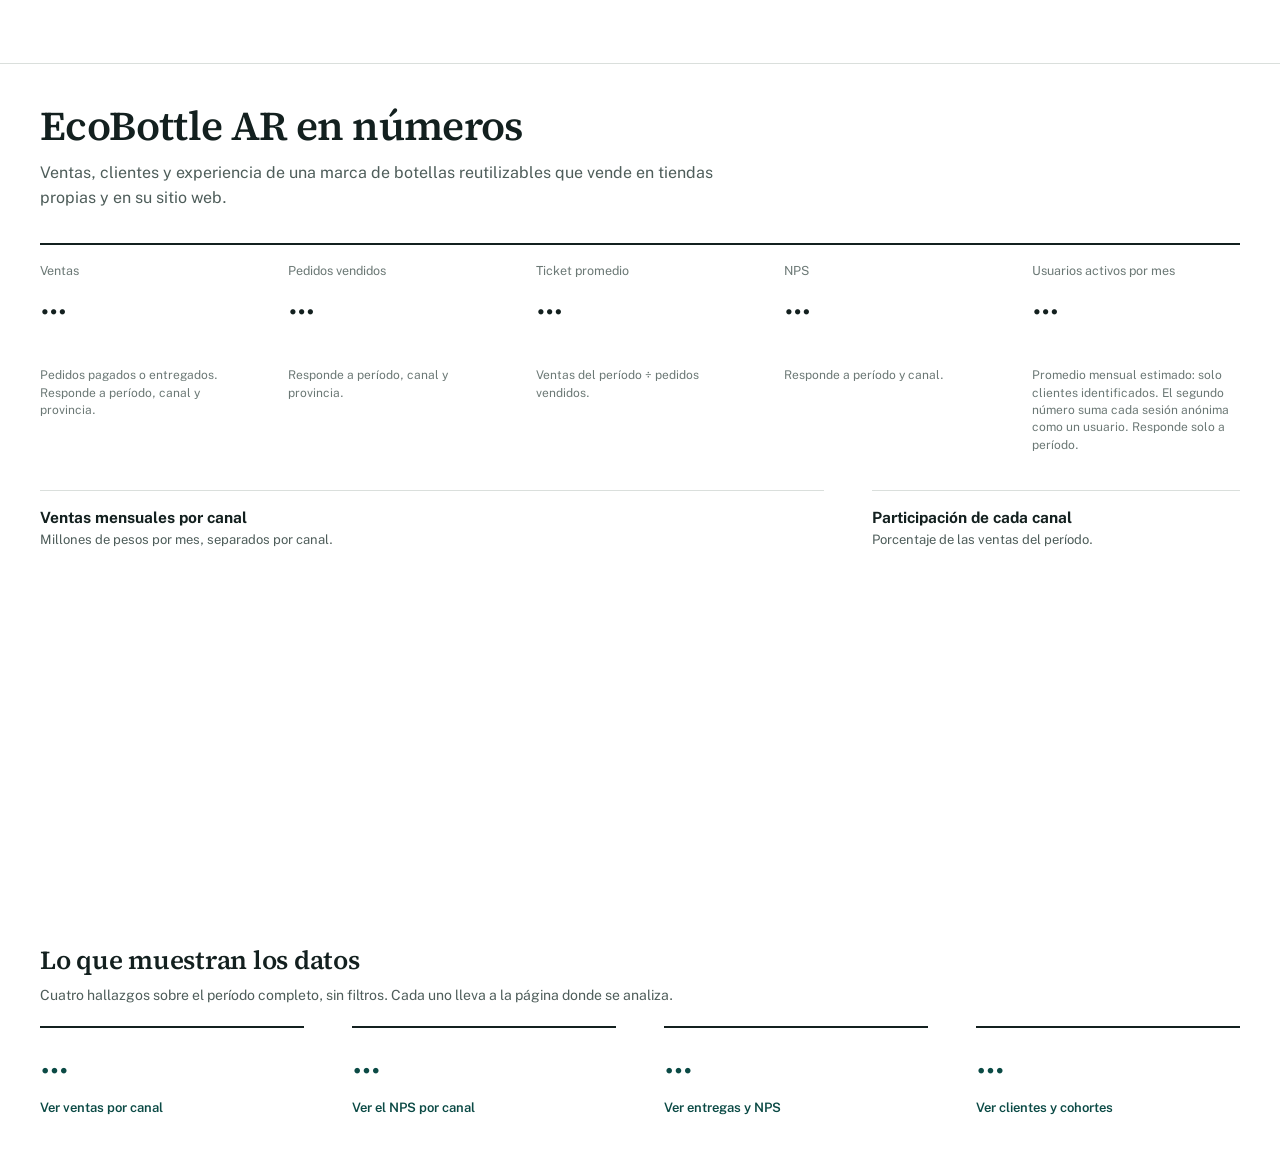
<file: index.html>
<!doctype html>
<html lang="es">
<head>
  <meta charset="utf-8">
  <title>EcoBottle AR</title>
  <!-- GitHub Pages publica la raíz del repo; el tablero vive en web/ -->
  <meta http-equiv="refresh" content="0; url=web/">
  <link rel="canonical" href="web/">
</head>
<body>
  <p><a href="web/">Ir al tablero de EcoBottle AR</a></p>
</body>
</html>
</file>
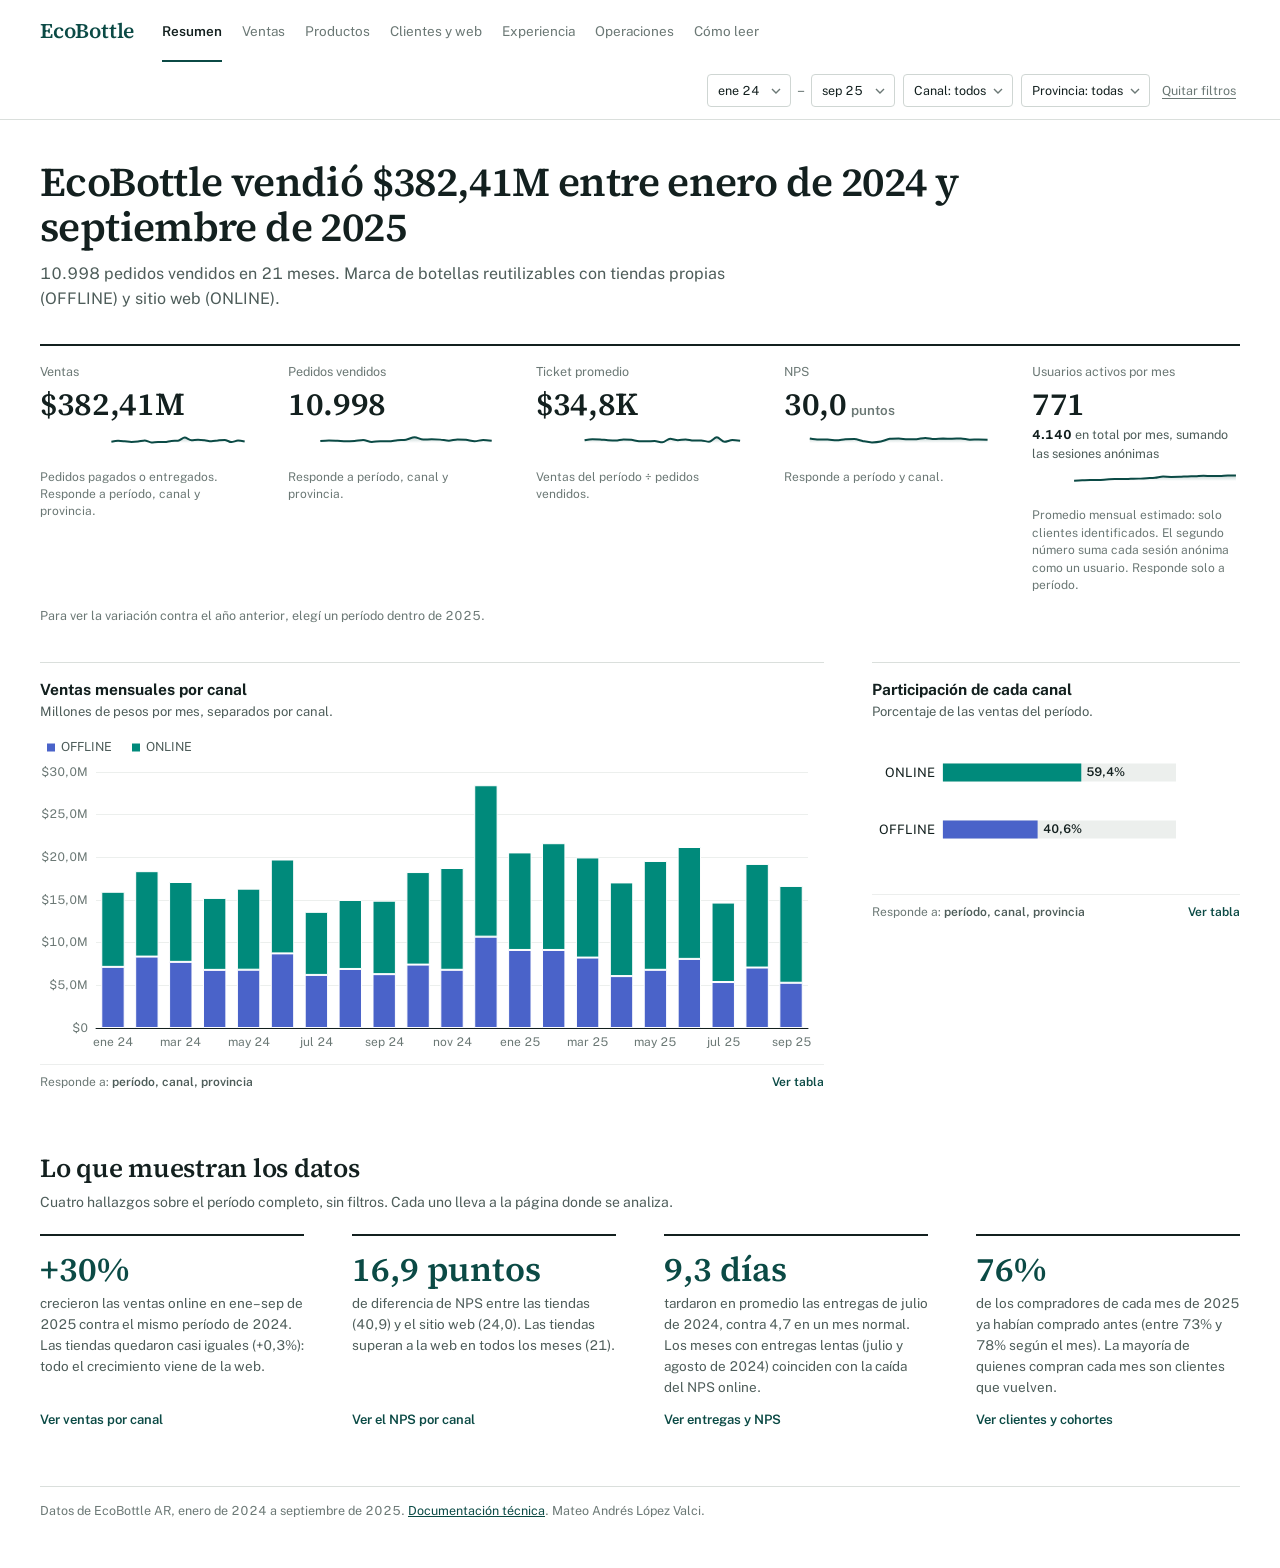
<file: web/index.html>
<!doctype html>
<html lang="es">
<head>
  <meta charset="utf-8">
  <meta name="viewport" content="width=device-width, initial-scale=1">
  <title>Resumen | EcoBottle AR</title>
  <meta name="description" content="Tablero comercial de EcoBottle AR: ventas, productos, clientes, NPS y operaciones, construido sobre un data warehouse en estrella.">
  <link rel="icon" href="data:image/svg+xml,%3Csvg xmlns='http://www.w3.org/2000/svg' viewBox='0 0 34 34'%3E%3Cpath d='M13 3h8v4l3 4.5V28a3 3 0 0 1-3 3h-8a3 3 0 0 1-3-3V11.5L13 7z' fill='%230B4A45'/%3E%3C/svg%3E">
  <link rel="stylesheet" href="assets/css/style.css">
</head>
<body>
<header id="barra" class="barra"></header>
<div id="filtros" class="filtros" role="region" aria-label="Filtros"></div>
<main id="contenido-pagina" class="pagina">

      <header class="encabezado">
        <h1 id="titular">EcoBottle AR en números</h1>
        <p id="bajada">Ventas, clientes y experiencia de una marca de botellas reutilizables que vende en tiendas propias y en su sitio web.</p>
      </header>

      <section class="kpis" aria-label="Indicadores principales">
        <div class="tarjeta kpi" id="k-ventas">
          <span class="kpi-nombre">Ventas</span>
          <span class="kpi-valor">…</span>
          <span class="kpi-delta"></span>
          <div class="kpi-chispa" id="k-ventas-chispa"></div>
          <span class="kpi-nota">Pedidos pagados o entregados. Responde a período, canal y provincia.</span>
        </div>
        <div class="tarjeta kpi" id="k-pedidos">
          <span class="kpi-nombre">Pedidos vendidos</span>
          <span class="kpi-valor">…</span>
          <span class="kpi-delta"></span>
          <div class="kpi-chispa" id="k-pedidos-chispa"></div>
          <span class="kpi-nota">Responde a período, canal y provincia.</span>
        </div>
        <div class="tarjeta kpi" id="k-ticket">
          <span class="kpi-nombre">Ticket promedio</span>
          <span class="kpi-valor">…</span>
          <span class="kpi-delta"></span>
          <div class="kpi-chispa" id="k-ticket-chispa"></div>
          <span class="kpi-nota">Ventas del período ÷ pedidos vendidos.</span>
        </div>
        <div class="tarjeta kpi" id="k-nps">
          <span class="kpi-nombre">NPS</span>
          <span class="kpi-valor">…</span>
          <span class="kpi-delta"></span>
          <div class="kpi-chispa" id="k-nps-chispa"></div>
          <span class="kpi-nota">Responde a período y canal.</span>
        </div>
        <div class="tarjeta kpi" id="k-usuarios">
          <span class="kpi-nombre">Usuarios activos por mes</span>
          <span class="kpi-valor">…</span>
          <span class="kpi-delta"></span>
          <span class="kpi-alt" id="k-usuarios-alt"></span>
          <div class="kpi-chispa" id="k-usuarios-chispa"></div>
          <span class="kpi-nota">Promedio mensual estimado: solo clientes identificados. El segundo número suma cada sesión anónima como un usuario. Responde solo a período.</span>
        </div>
      </section>
      <p class="kpis-nota" id="kpis-nota"></p>

      <div class="grilla">
        <article class="tarjeta ancho-8" data-aplica="mes canal provincia">
          <div class="tarjeta-cabeza"><div>
            <h2 id="t-mensual">Ventas mensuales por canal</h2>
            <p class="bajada">Millones de pesos por mes, separados por canal.</p>
          </div></div>
          <div class="grafico" id="g-mensual" role="img" aria-label="Barras apiladas de ventas mensuales por canal"></div>
        </article>

        <article class="tarjeta ancho-4" data-aplica="mes canal provincia">
          <div class="tarjeta-cabeza"><div>
            <h2 id="t-canal">Participación de cada canal</h2>
            <p class="bajada">Porcentaje de las ventas del período.</p>
          </div></div>
          <div class="grafico compacto" id="g-canal" role="img" aria-label="Participación de cada canal en las ventas"></div>
        </article>
      </div>

      <h2 class="seccion">Lo que muestran los datos</h2>
      <p class="seccion-bajada">Cuatro hallazgos sobre el período completo, sin filtros. Cada uno lleva a la página donde se analiza.</p>
      <div class="grilla">
        <article class="tarjeta hallazgo ancho-3">
          <span class="hallazgo-cifra" id="h-crecimiento">…</span>
          <p id="h-crecimiento-txt"></p>
          <a href="ventas.html">Ver ventas por canal</a>
        </article>
        <article class="tarjeta hallazgo ancho-3">
          <span class="hallazgo-cifra" id="h-nps">…</span>
          <p id="h-nps-txt"></p>
          <a href="experiencia.html">Ver el NPS por canal</a>
        </article>
        <article class="tarjeta hallazgo ancho-3">
          <span class="hallazgo-cifra" id="h-entrega">…</span>
          <p id="h-entrega-txt"></p>
          <a href="experiencia.html">Ver entregas y NPS</a>
        </article>
        <article class="tarjeta hallazgo ancho-3">
          <span class="hallazgo-cifra" id="h-recurrentes">…</span>
          <p id="h-recurrentes-txt"></p>
          <a href="clientes.html">Ver clientes y cohortes</a>
        </article>
      </div>

    </main>
<script src="assets/vendor/papaparse.min.js"></script>
<script src="assets/vendor/echarts.min.js"></script>
<script src="assets/js/core.js"></script>
<script src="assets/js/resumen.js"></script>
</body>
</html>
</file>
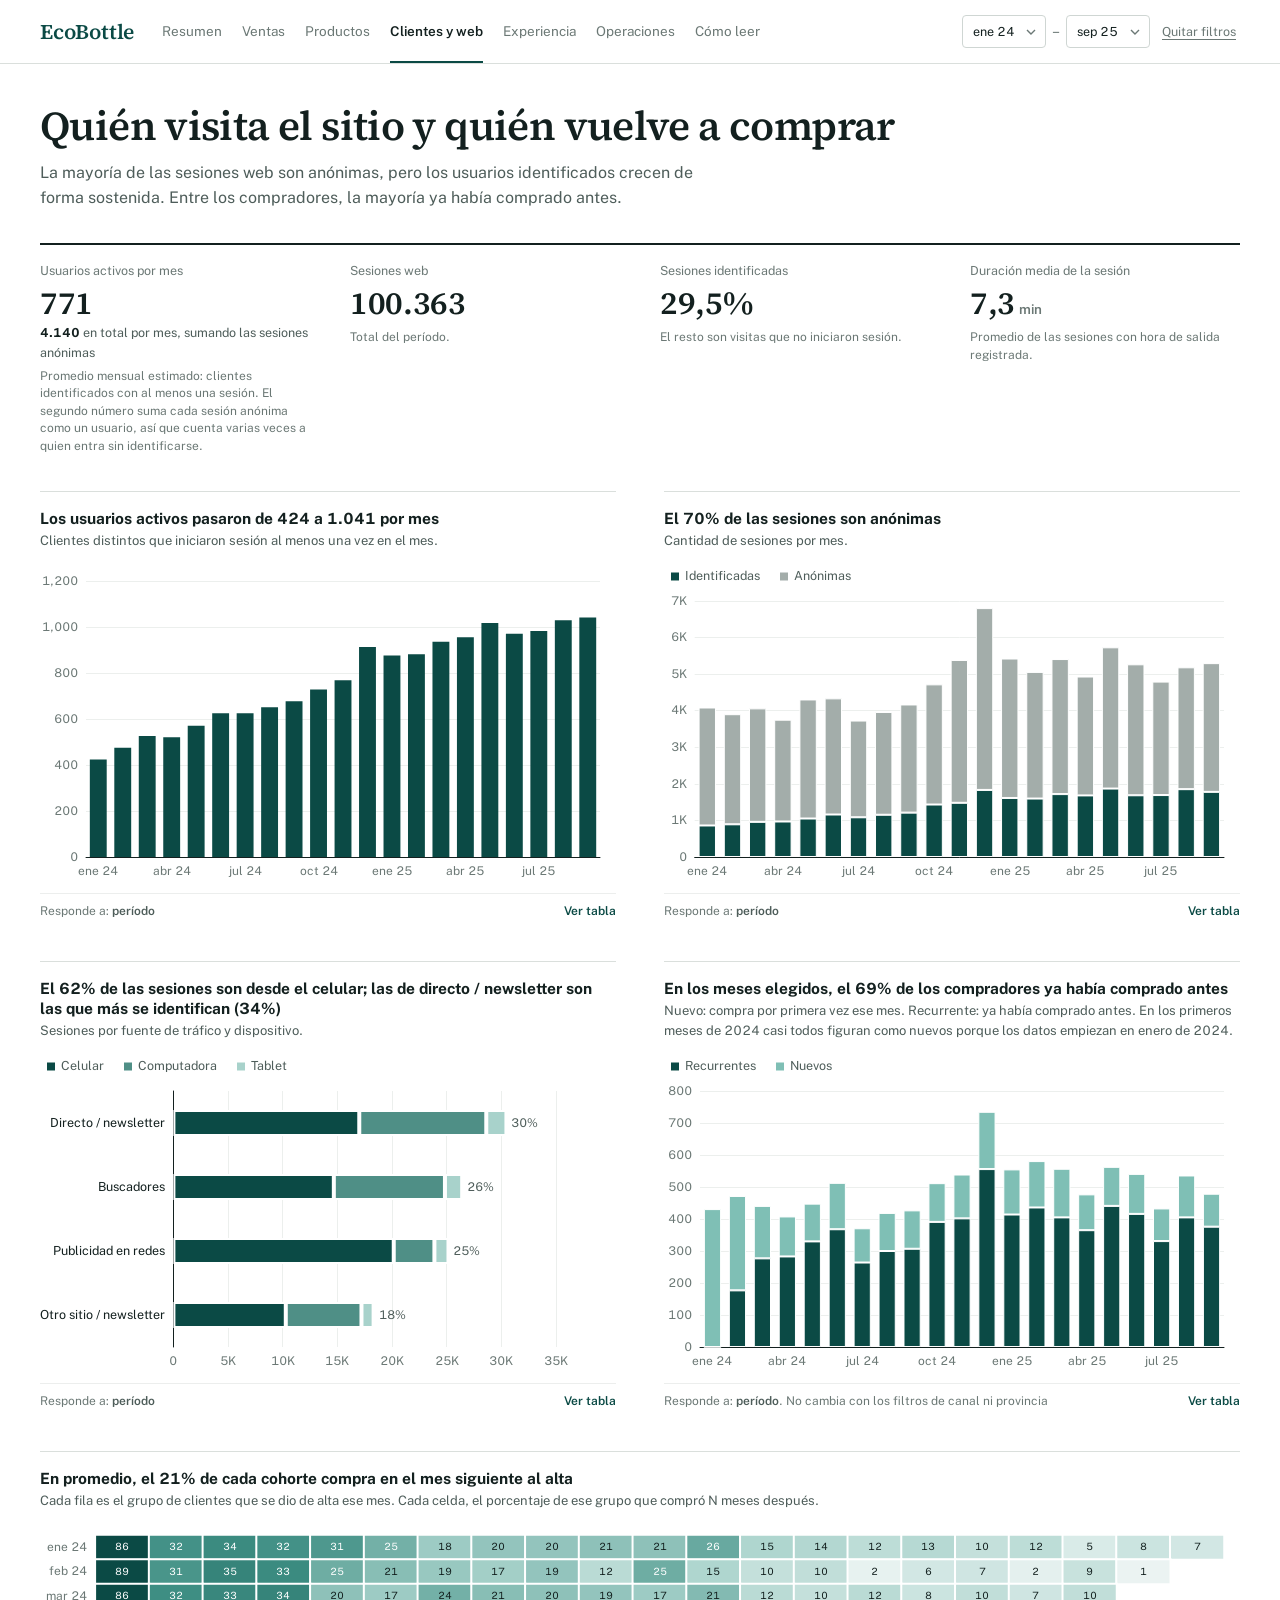
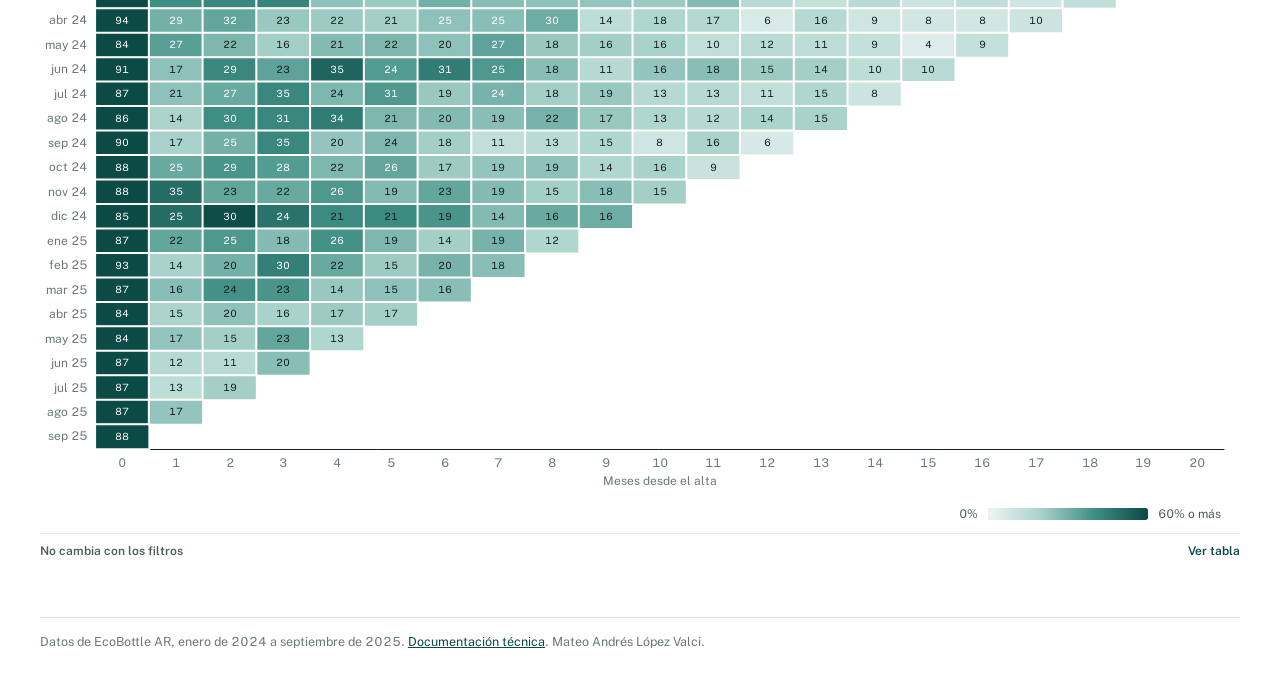
<file: web/clientes.html>
<!doctype html>
<html lang="es">
<head>
  <meta charset="utf-8">
  <meta name="viewport" content="width=device-width, initial-scale=1">
  <title>Clientes y web | EcoBottle AR</title>
  <meta name="description" content="Usuarios activos, tráfico del sitio, compradores recurrentes y cohortes de EcoBottle AR.">
  <link rel="icon" href="data:image/svg+xml,%3Csvg xmlns='http://www.w3.org/2000/svg' viewBox='0 0 34 34'%3E%3Cpath d='M13 3h8v4l3 4.5V28a3 3 0 0 1-3 3h-8a3 3 0 0 1-3-3V11.5L13 7z' fill='%230B4A45'/%3E%3C/svg%3E">
  <link rel="stylesheet" href="assets/css/style.css">
</head>
<body>
<header id="barra" class="barra"></header>
<div id="filtros" class="filtros" role="region" aria-label="Filtros"></div>
<main id="contenido-pagina" class="pagina">

      <header class="encabezado">
        <h1>Quién visita el sitio y quién vuelve a comprar</h1>
        <p>La mayoría de las sesiones web son anónimas, pero los usuarios identificados crecen de forma sostenida. Entre los compradores, la mayoría ya había comprado antes.</p>
      </header>

      <section class="kpis" aria-label="Indicadores de clientes y web">
        <div class="tarjeta kpi" id="k-usuarios">
          <span class="kpi-nombre">Usuarios activos por mes</span>
          <span class="kpi-valor">…</span>
          <span class="kpi-alt" id="k-usuarios-alt"></span>
          <span class="kpi-nota">Promedio mensual estimado: clientes identificados con al menos una sesión. El segundo número suma cada sesión anónima como un usuario, así que cuenta varias veces a quien entra sin identificarse.</span>
        </div>
        <div class="tarjeta kpi" id="k-sesiones">
          <span class="kpi-nombre">Sesiones web</span>
          <span class="kpi-valor">…</span>
          <span class="kpi-nota">Total del período.</span>
        </div>
        <div class="tarjeta kpi" id="k-ident">
          <span class="kpi-nombre">Sesiones identificadas</span>
          <span class="kpi-valor">…</span>
          <span class="kpi-nota">El resto son visitas que no iniciaron sesión.</span>
        </div>
        <div class="tarjeta kpi" id="k-minutos">
          <span class="kpi-nombre">Duración media de la sesión</span>
          <span class="kpi-valor">…</span>
          <span class="kpi-nota">Promedio de las sesiones con hora de salida registrada.</span>
        </div>
      </section>

      <div class="grilla">
        <article class="tarjeta ancho-6" data-aplica="mes">
          <div class="tarjeta-cabeza"><div>
            <h2 id="t-usuarios">Usuarios activos por mes</h2>
            <p class="bajada">Clientes distintos que iniciaron sesión al menos una vez en el mes.</p>
          </div></div>
          <div class="grafico" id="g-usuarios" role="img" aria-label="Barras de usuarios activos por mes"></div>
        </article>

        <article class="tarjeta ancho-6" data-aplica="mes">
          <div class="tarjeta-cabeza"><div>
            <h2 id="t-anon">Sesiones identificadas y anónimas</h2>
            <p class="bajada">Cantidad de sesiones por mes.</p>
          </div></div>
          <div class="grafico" id="g-anon" role="img" aria-label="Barras apiladas de sesiones identificadas y anónimas"></div>
        </article>

        <article class="tarjeta ancho-6" data-aplica="mes">
          <div class="tarjeta-cabeza"><div>
            <h2 id="t-fuente">De dónde llegan las visitas</h2>
            <p class="bajada">Sesiones por fuente de tráfico y dispositivo.</p>
          </div></div>
          <div class="grafico" id="g-fuente" role="img" aria-label="Barras horizontales de sesiones por fuente y dispositivo"></div>
        </article>

        <article class="tarjeta ancho-6" data-aplica="mes" data-fijo="No cambia con los filtros de canal ni provincia">
          <div class="tarjeta-cabeza"><div>
            <h2 id="t-recurrentes">Compradores nuevos y recurrentes</h2>
            <p class="bajada">Nuevo: compra por primera vez ese mes. Recurrente: ya había comprado antes. En los primeros meses de 2024 casi todos figuran como nuevos porque los datos empiezan en enero de 2024.</p>
          </div></div>
          <div class="grafico" id="g-recurrentes" role="img" aria-label="Barras apiladas de compradores nuevos y recurrentes por mes"></div>
        </article>

        <article class="tarjeta ancho-12" data-aplica="">
          <div class="tarjeta-cabeza"><div>
            <h2 id="t-cohortes">Retención por cohorte de alta</h2>
            <p class="bajada">Cada fila es el grupo de clientes que se dio de alta ese mes. Cada celda, el porcentaje de ese grupo que compró N meses después.</p>
          </div></div>
          <div class="grafico alto" id="g-cohortes" style="height:600px" role="img" aria-label="Mapa de calor de retención por cohorte"></div>
        </article>
      </div>
    </main>
<script src="assets/vendor/papaparse.min.js"></script>
<script src="assets/vendor/echarts.min.js"></script>
<script src="assets/js/core.js"></script>
<script src="assets/js/clientes.js"></script>
</body>
</html>
</file>
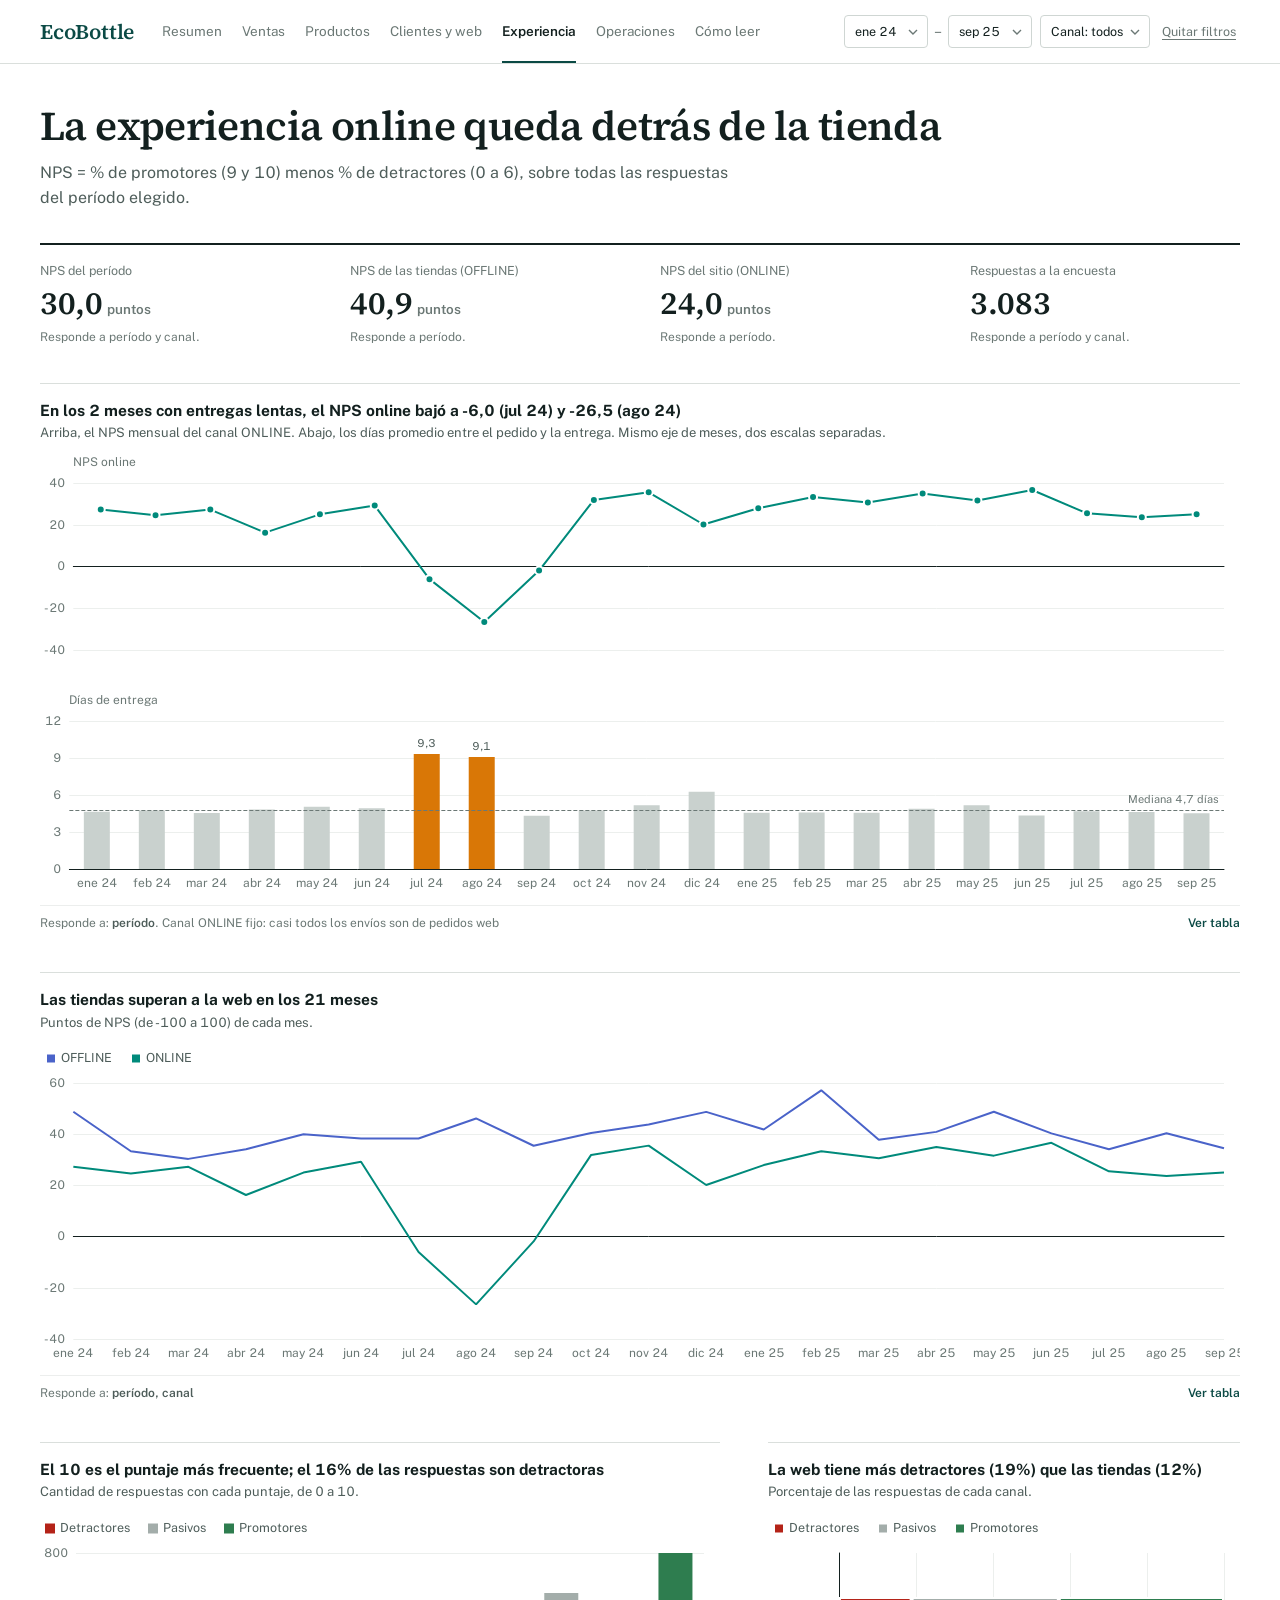
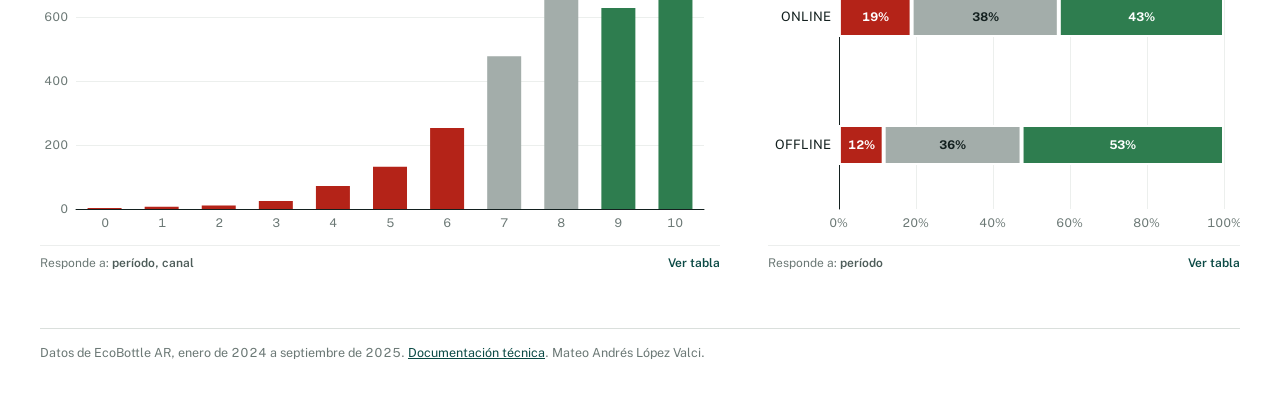
<file: web/experiencia.html>
<!doctype html>
<html lang="es">
<head>
  <meta charset="utf-8">
  <meta name="viewport" content="width=device-width, initial-scale=1">
  <title>Experiencia (NPS) | EcoBottle AR</title>
  <meta name="description" content="NPS por canal, distribución de puntajes y relación con los tiempos de entrega.">
  <link rel="icon" href="data:image/svg+xml,%3Csvg xmlns='http://www.w3.org/2000/svg' viewBox='0 0 34 34'%3E%3Cpath d='M13 3h8v4l3 4.5V28a3 3 0 0 1-3 3h-8a3 3 0 0 1-3-3V11.5L13 7z' fill='%230B4A45'/%3E%3C/svg%3E">
  <link rel="stylesheet" href="assets/css/style.css">
</head>
<body>
<header id="barra" class="barra"></header>
<div id="filtros" class="filtros" role="region" aria-label="Filtros"></div>
<main id="contenido-pagina" class="pagina">

      <header class="encabezado">
        <h1>La experiencia online queda detrás de la tienda</h1>
        <p>NPS = % de promotores (9 y 10) menos % de detractores (0 a 6), sobre todas las respuestas del período elegido.</p>
      </header>

      <section class="kpis" aria-label="Indicadores de NPS">
        <div class="tarjeta kpi" id="k-nps">
          <span class="kpi-nombre">NPS del período</span>
          <span class="kpi-valor">…</span>
          <span class="kpi-nota">Responde a período y canal.</span>
        </div>
        <div class="tarjeta kpi" id="k-off">
          <span class="kpi-nombre">NPS de las tiendas (OFFLINE)</span>
          <span class="kpi-valor">…</span>
          <span class="kpi-nota">Responde a período.</span>
        </div>
        <div class="tarjeta kpi" id="k-on">
          <span class="kpi-nombre">NPS del sitio (ONLINE)</span>
          <span class="kpi-valor">…</span>
          <span class="kpi-nota">Responde a período.</span>
        </div>
        <div class="tarjeta kpi" id="k-resp">
          <span class="kpi-nombre">Respuestas a la encuesta</span>
          <span class="kpi-valor">…</span>
          <span class="kpi-nota">Responde a período y canal.</span>
        </div>
      </section>

      <div class="grilla">
        <article class="tarjeta ancho-12" data-aplica="mes" data-fijo="Canal ONLINE fijo: casi todos los envíos son de pedidos web">
          <div class="tarjeta-cabeza"><div>
            <h2 id="t-relacion">NPS online y días de entrega por mes</h2>
            <p class="bajada">Arriba, el NPS mensual del canal ONLINE. Abajo, los días promedio entre el pedido y la entrega. Mismo eje de meses, dos escalas separadas.</p>
          </div></div>
          <div class="grafico" id="g-relacion" style="height:440px" role="img" aria-label="NPS online mensual y días promedio de entrega, en dos paneles alineados"></div>
        </article>

        <article class="tarjeta ancho-12" data-aplica="mes canal">
          <div class="tarjeta-cabeza"><div>
            <h2 id="t-mensual">NPS mensual por canal</h2>
            <p class="bajada">Puntos de NPS (de -100 a 100) de cada mes.</p>
          </div></div>
          <div class="grafico" id="g-mensual" role="img" aria-label="Líneas de NPS mensual por canal"></div>
        </article>

        <article class="tarjeta ancho-7" data-aplica="mes canal">
          <div class="tarjeta-cabeza"><div>
            <h2 id="t-puntajes">Distribución de puntajes</h2>
            <p class="bajada">Cantidad de respuestas con cada puntaje, de 0 a 10.</p>
          </div></div>
          <div class="grafico" id="g-puntajes" role="img" aria-label="Barras de respuestas por puntaje"></div>
        </article>

        <article class="tarjeta ancho-5" data-aplica="mes">
          <div class="tarjeta-cabeza"><div>
            <h2 id="t-grupos">Promotores, pasivos y detractores</h2>
            <p class="bajada">Porcentaje de las respuestas de cada canal.</p>
          </div></div>
          <div class="grafico" id="g-grupos" role="img" aria-label="Barras 100% de promotores, pasivos y detractores por canal"></div>
        </article>
      </div>
    </main>
<script src="assets/vendor/papaparse.min.js"></script>
<script src="assets/vendor/echarts.min.js"></script>
<script src="assets/js/core.js"></script>
<script src="assets/js/experiencia.js"></script>
</body>
</html>
</file>
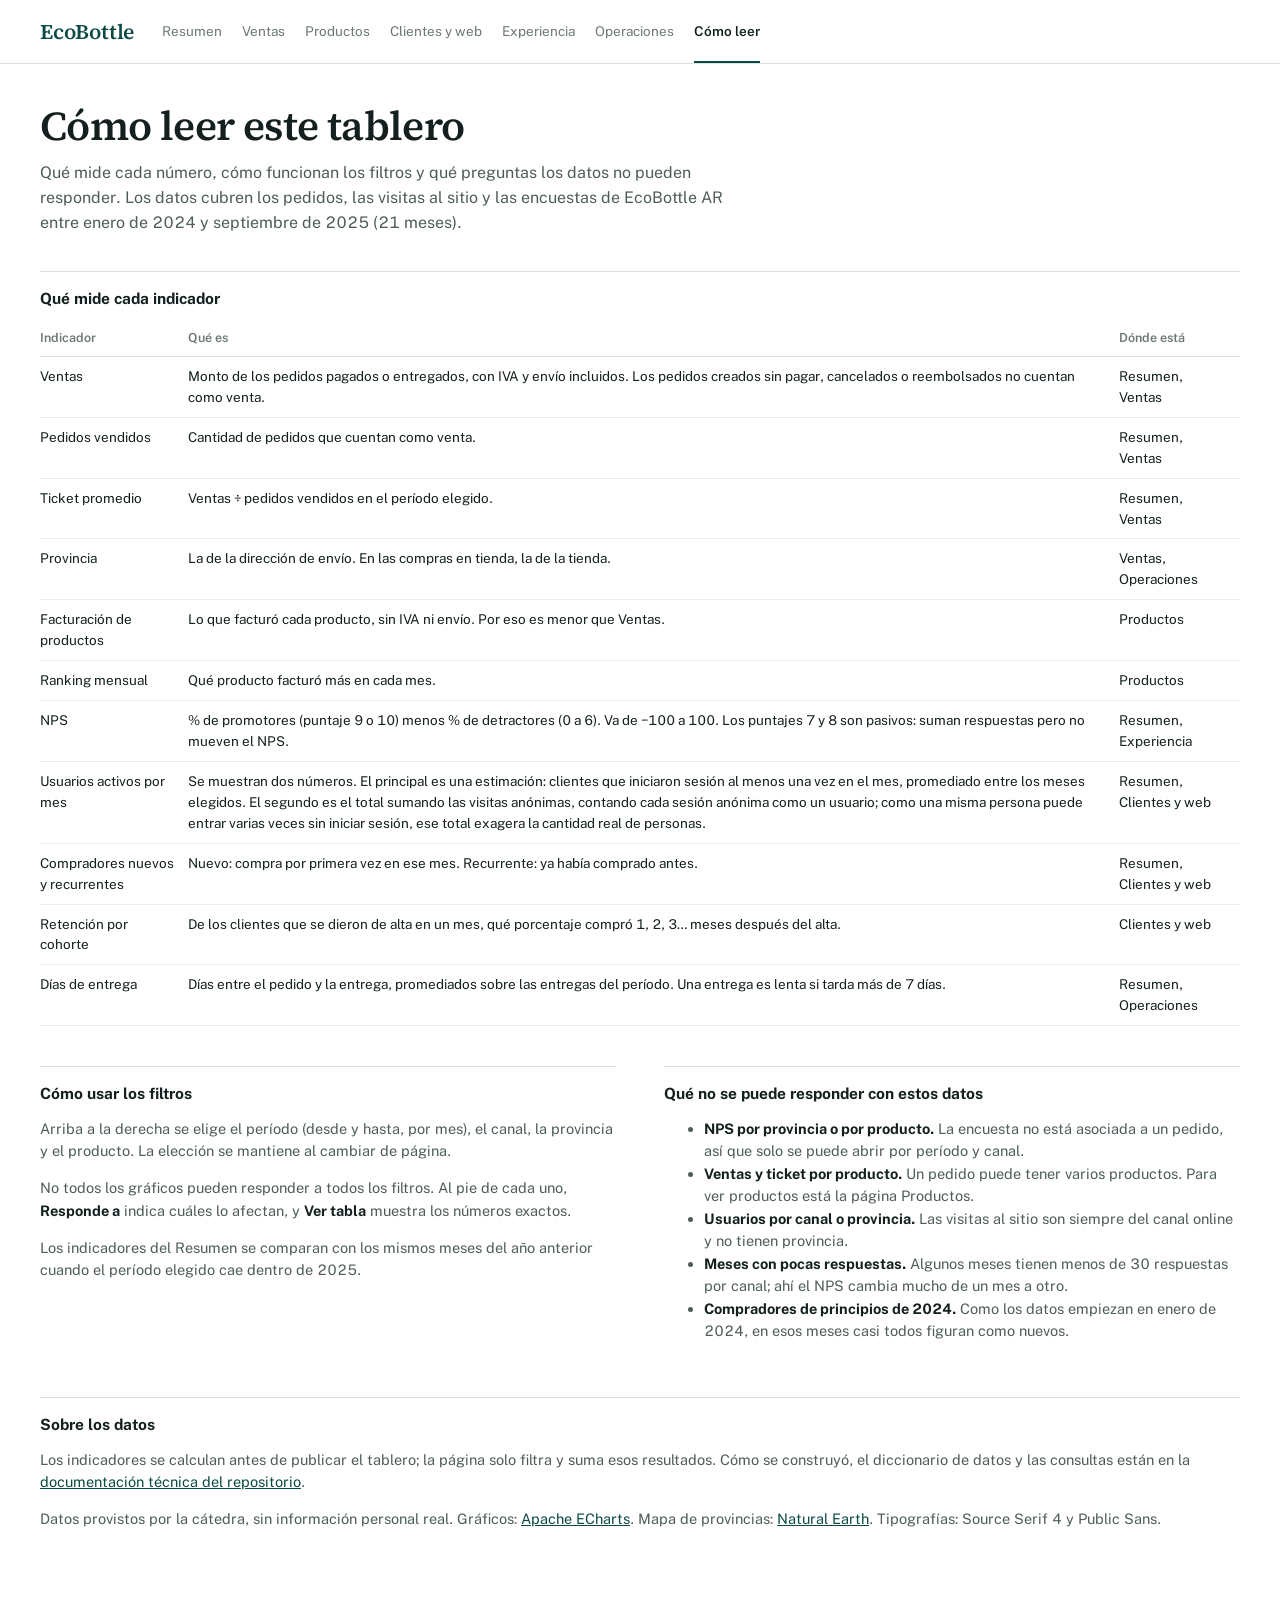
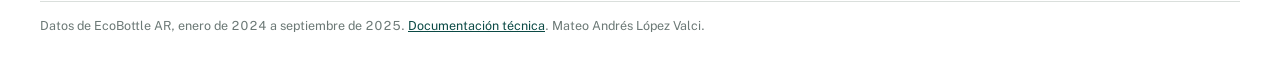
<file: web/guia.html>
<!doctype html>
<html lang="es">
<head>
  <meta charset="utf-8">
  <meta name="viewport" content="width=device-width, initial-scale=1">
  <title>Cómo leer este tablero | EcoBottle AR</title>
  <meta name="description" content="Qué mide cada indicador del tablero de EcoBottle AR, cómo funcionan los filtros y qué límites tienen los datos.">
  <link rel="icon" href="data:image/svg+xml,%3Csvg xmlns='http://www.w3.org/2000/svg' viewBox='0 0 34 34'%3E%3Cpath d='M13 3h8v4l3 4.5V28a3 3 0 0 1-3 3h-8a3 3 0 0 1-3-3V11.5L13 7z' fill='%230B4A45'/%3E%3C/svg%3E">
  <link rel="stylesheet" href="assets/css/style.css">
</head>
<body>
<header id="barra" class="barra"></header>
<div id="filtros" class="filtros" role="region" aria-label="Filtros"></div>
<main id="contenido-pagina" class="pagina">

      <header class="encabezado">
        <h1>Cómo leer este tablero</h1>
        <p>Qué mide cada número, cómo funcionan los filtros y qué preguntas los datos no pueden responder. Los datos cubren los pedidos, las visitas al sitio y las encuestas de EcoBottle AR entre enero de 2024 y septiembre de 2025 (21 meses).</p>
      </header>

      <div class="grilla">
        <article class="tarjeta ancho-12">
          <h2>Qué mide cada indicador</h2>
          <div style="overflow-x:auto">
          <table class="tabla-simple">
            <thead><tr><th>Indicador</th><th>Qué es</th><th>Dónde está</th></tr></thead>
            <tbody>
              <tr><td>Ventas</td><td>Monto de los pedidos pagados o entregados, con IVA y envío incluidos. Los pedidos creados sin pagar, cancelados o reembolsados no cuentan como venta.</td><td>Resumen, Ventas</td></tr>
              <tr><td>Pedidos vendidos</td><td>Cantidad de pedidos que cuentan como venta.</td><td>Resumen, Ventas</td></tr>
              <tr><td>Ticket promedio</td><td>Ventas ÷ pedidos vendidos en el período elegido.</td><td>Resumen, Ventas</td></tr>
              <tr><td>Provincia</td><td>La de la dirección de envío. En las compras en tienda, la de la tienda.</td><td>Ventas, Operaciones</td></tr>
              <tr><td>Facturación de productos</td><td>Lo que facturó cada producto, sin IVA ni envío. Por eso es menor que Ventas.</td><td>Productos</td></tr>
              <tr><td>Ranking mensual</td><td>Qué producto facturó más en cada mes.</td><td>Productos</td></tr>
              <tr><td>NPS</td><td>% de promotores (puntaje 9 o 10) menos % de detractores (0 a 6). Va de −100 a 100. Los puntajes 7 y 8 son pasivos: suman respuestas pero no mueven el NPS.</td><td>Resumen, Experiencia</td></tr>
              <tr><td>Usuarios activos por mes</td><td>Se muestran dos números. El principal es una estimación: clientes que iniciaron sesión al menos una vez en el mes, promediado entre los meses elegidos. El segundo es el total sumando las visitas anónimas, contando cada sesión anónima como un usuario; como una misma persona puede entrar varias veces sin iniciar sesión, ese total exagera la cantidad real de personas.</td><td>Resumen, Clientes y web</td></tr>
              <tr><td>Compradores nuevos y recurrentes</td><td>Nuevo: compra por primera vez en ese mes. Recurrente: ya había comprado antes.</td><td>Resumen, Clientes y web</td></tr>
              <tr><td>Retención por cohorte</td><td>De los clientes que se dieron de alta en un mes, qué porcentaje compró 1, 2, 3… meses después del alta.</td><td>Clientes y web</td></tr>
              <tr><td>Días de entrega</td><td>Días entre el pedido y la entrega, promediados sobre las entregas del período. Una entrega es lenta si tarda más de 7 días.</td><td>Resumen, Operaciones</td></tr>
            </tbody>
          </table>
          </div>
        </article>

        <article class="tarjeta ancho-6">
          <h2>Cómo usar los filtros</h2>
          <div class="prosa">
            <p>Arriba a la derecha se elige el período (desde y hasta, por mes), el canal, la provincia y el producto. La elección se mantiene al cambiar de página.</p>
            <p>No todos los gráficos pueden responder a todos los filtros. Al pie de cada uno, <strong>Responde a</strong> indica cuáles lo afectan, y <strong>Ver tabla</strong> muestra los números exactos.</p>
            <p>Los indicadores del Resumen se comparan con los mismos meses del año anterior cuando el período elegido cae dentro de 2025.</p>
          </div>
        </article>

        <article class="tarjeta ancho-6">
          <h2>Qué no se puede responder con estos datos</h2>
          <div class="prosa">
            <ul>
              <li><strong>NPS por provincia o por producto.</strong> La encuesta no está asociada a un pedido, así que solo se puede abrir por período y canal.</li>
              <li><strong>Ventas y ticket por producto.</strong> Un pedido puede tener varios productos. Para ver productos está la página Productos.</li>
              <li><strong>Usuarios por canal o provincia.</strong> Las visitas al sitio son siempre del canal online y no tienen provincia.</li>
              <li><strong>Meses con pocas respuestas.</strong> Algunos meses tienen menos de 30 respuestas por canal; ahí el NPS cambia mucho de un mes a otro.</li>
              <li><strong>Compradores de principios de 2024.</strong> Como los datos empiezan en enero de 2024, en esos meses casi todos figuran como nuevos.</li>
            </ul>
          </div>
        </article>

        <article class="tarjeta ancho-12">
          <h2>Sobre los datos</h2>
          <div class="prosa" style="max-width:none">
            <p>Los indicadores se calculan antes de publicar el tablero; la página solo filtra y suma esos resultados. Cómo se construyó, el diccionario de datos y las consultas están en la <a href="https://github.com/ifylopez/practica-imond#readme">documentación técnica del repositorio</a>.</p>
            <p class="nota">Datos provistos por la cátedra, sin información personal real. Gráficos: <a href="https://echarts.apache.org/">Apache ECharts</a>. Mapa de provincias: <a href="https://www.naturalearthdata.com/">Natural Earth</a>. Tipografías: Source Serif 4 y Public Sans.</p>
          </div>
        </article>
      </div>
    </main>
<script src="assets/vendor/papaparse.min.js"></script>
<script src="assets/vendor/echarts.min.js"></script>
<script src="assets/js/core.js"></script>
<script src="assets/js/guia.js"></script>
</body>
</html>
</file>
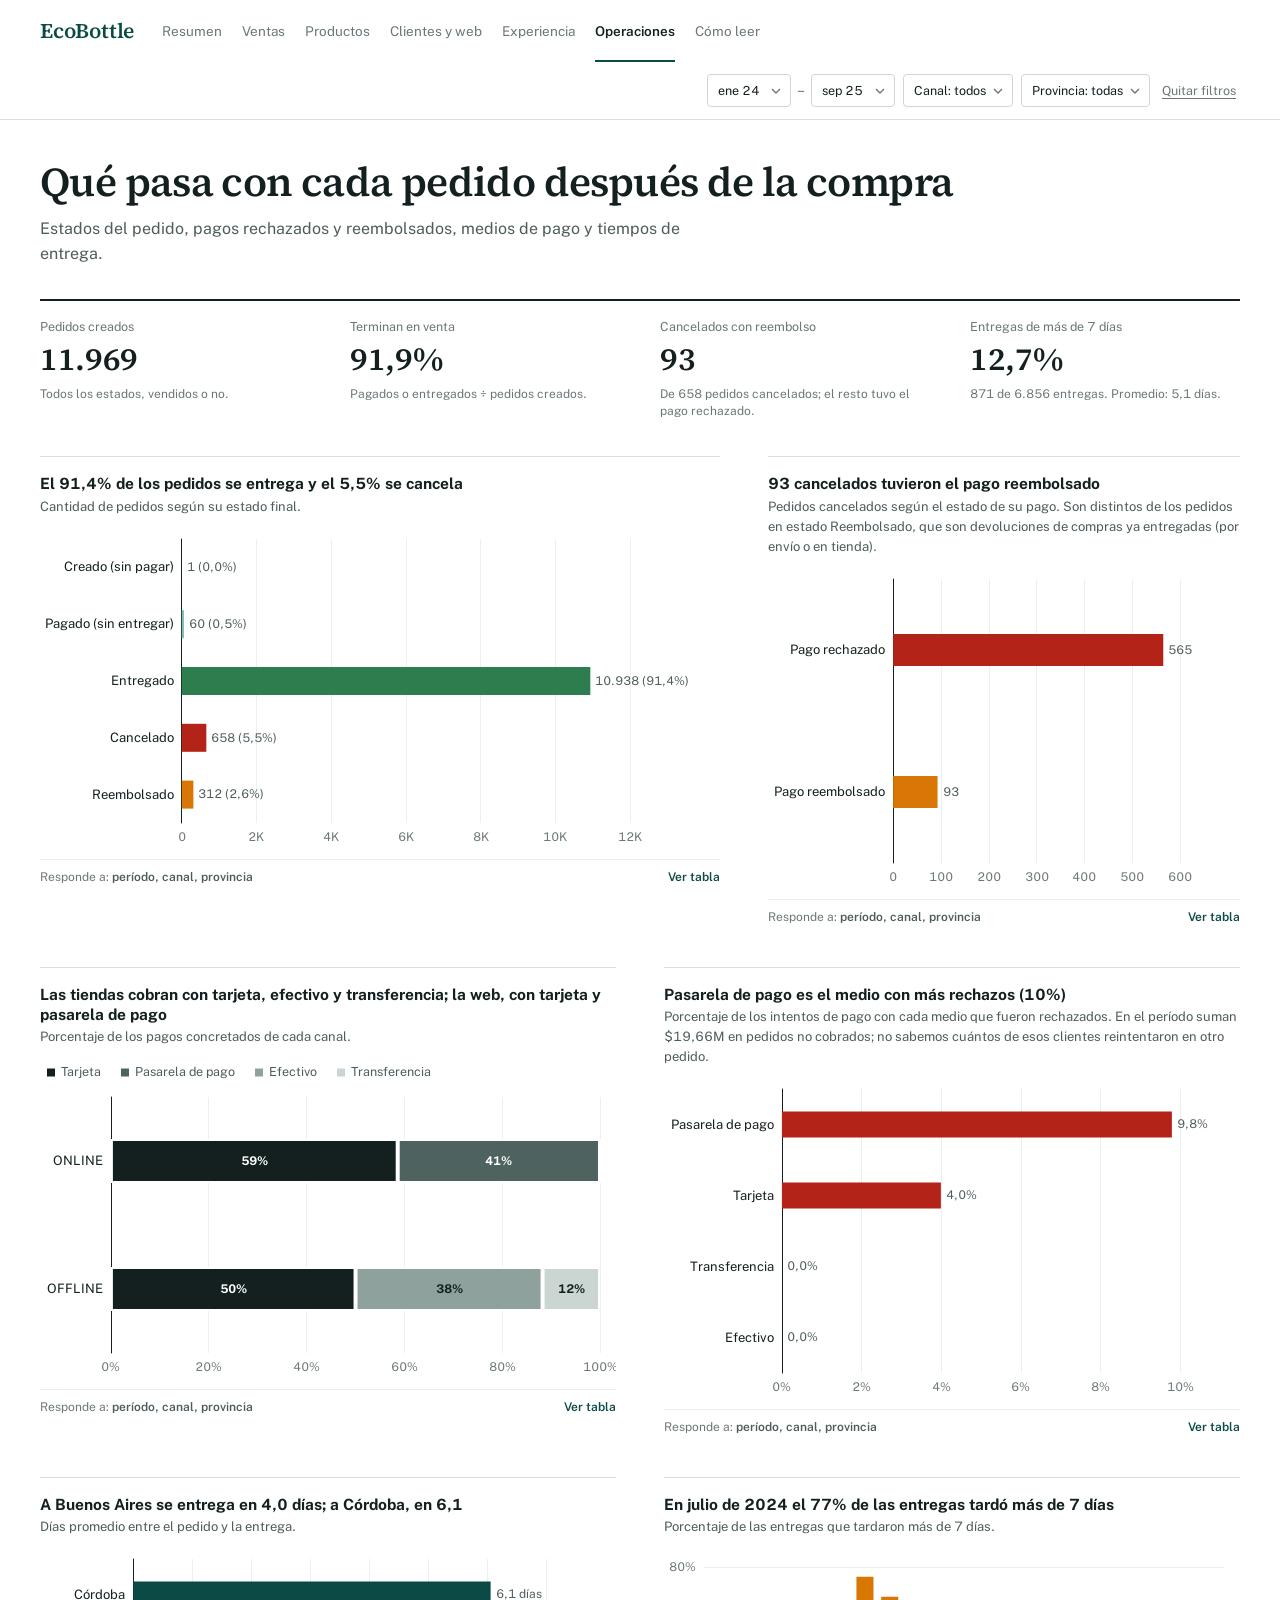
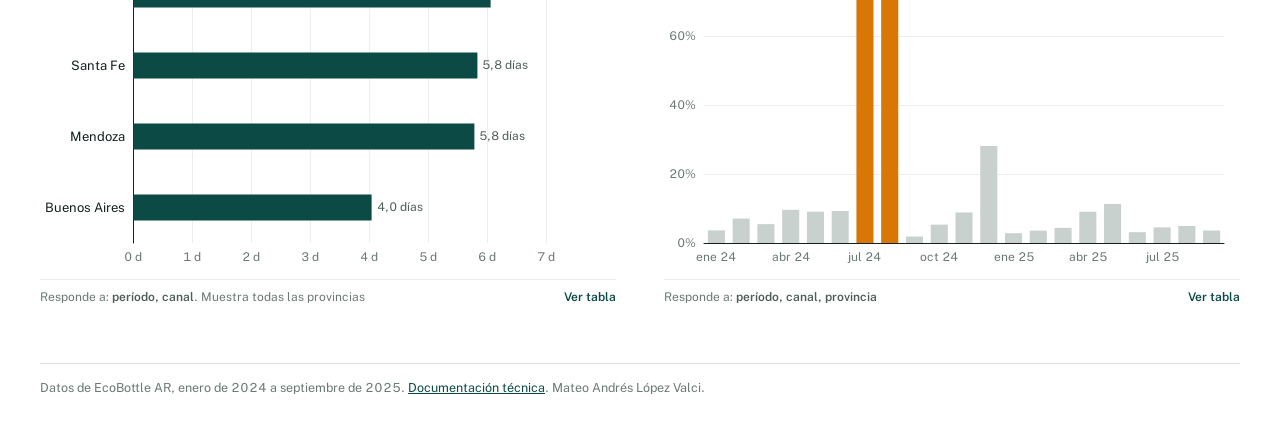
<file: web/operaciones.html>
<!doctype html>
<html lang="es">
<head>
  <meta charset="utf-8">
  <meta name="viewport" content="width=device-width, initial-scale=1">
  <title>Operaciones | EcoBottle AR</title>
  <meta name="description" content="Estados de los pedidos, cancelaciones, medios de pago y tiempos de entrega.">
  <link rel="icon" href="data:image/svg+xml,%3Csvg xmlns='http://www.w3.org/2000/svg' viewBox='0 0 34 34'%3E%3Cpath d='M13 3h8v4l3 4.5V28a3 3 0 0 1-3 3h-8a3 3 0 0 1-3-3V11.5L13 7z' fill='%230B4A45'/%3E%3C/svg%3E">
  <link rel="stylesheet" href="assets/css/style.css">
</head>
<body>
<header id="barra" class="barra"></header>
<div id="filtros" class="filtros" role="region" aria-label="Filtros"></div>
<main id="contenido-pagina" class="pagina">

      <header class="encabezado">
        <h1>Qué pasa con cada pedido después de la compra</h1>
        <p>Estados del pedido, pagos rechazados y reembolsados, medios de pago y tiempos de entrega.</p>
      </header>

      <section class="kpis" aria-label="Indicadores de operaciones">
        <div class="tarjeta kpi" id="k-pedidos">
          <span class="kpi-nombre">Pedidos creados</span>
          <span class="kpi-valor">…</span>
          <span class="kpi-nota">Todos los estados, vendidos o no.</span>
        </div>
        <div class="tarjeta kpi" id="k-venta">
          <span class="kpi-nombre">Terminan en venta</span>
          <span class="kpi-valor">…</span>
          <span class="kpi-nota">Pagados o entregados ÷ pedidos creados.</span>
        </div>
        <div class="tarjeta kpi" id="k-cancel">
          <span class="kpi-nombre">Cancelados con reembolso</span>
          <span class="kpi-valor">…</span>
          <span class="kpi-nota" id="k-cancel-nota"></span>
        </div>
        <div class="tarjeta kpi" id="k-lentas">
          <span class="kpi-nombre">Entregas de más de 7 días</span>
          <span class="kpi-valor">…</span>
          <span class="kpi-nota" id="k-lentas-nota"></span>
        </div>
      </section>

      <div class="grilla">
        <article class="tarjeta ancho-7" data-aplica="mes canal provincia">
          <div class="tarjeta-cabeza"><div>
            <h2 id="t-estados">Cómo terminan los pedidos</h2>
            <p class="bajada">Cantidad de pedidos según su estado final.</p>
          </div></div>
          <div class="grafico" id="g-estados" role="img" aria-label="Barras de pedidos por estado"></div>
        </article>

        <article class="tarjeta ancho-5" data-aplica="mes canal provincia">
          <div class="tarjeta-cabeza"><div>
            <h2 id="t-cancel">Qué pasó con el pago de los cancelados</h2>
            <p class="bajada">Pedidos cancelados según el estado de su pago. Son distintos de los pedidos en estado Reembolsado, que son devoluciones de compras ya entregadas (por envío o en tienda).</p>
          </div></div>
          <div class="grafico" id="g-cancel" role="img" aria-label="Pedidos cancelados según el estado del pago"></div>
        </article>

        <article class="tarjeta ancho-6" data-aplica="mes canal provincia">
          <div class="tarjeta-cabeza"><div>
            <h2 id="t-medios">Medios de pago de cada canal</h2>
            <p class="bajada">Porcentaje de los pagos concretados de cada canal.</p>
          </div></div>
          <div class="grafico" id="g-medios" role="img" aria-label="Barras 100% de medios de pago por canal"></div>
        </article>

        <article class="tarjeta ancho-6" data-aplica="mes canal provincia">
          <div class="tarjeta-cabeza"><div>
            <h2 id="t-rechazo">Pagos rechazados por medio</h2>
            <p class="bajada" id="b-rechazo">Porcentaje de los intentos de pago con cada medio que fueron rechazados.</p>
          </div></div>
          <div class="grafico" id="g-rechazo" role="img" aria-label="Barras de tasa de rechazo por medio de pago"></div>
        </article>

        <article class="tarjeta ancho-6" data-aplica="mes canal" data-fijo="Muestra todas las provincias">
          <div class="tarjeta-cabeza"><div>
            <h2 id="t-prov">Días de entrega por provincia</h2>
            <p class="bajada">Días promedio entre el pedido y la entrega.</p>
          </div></div>
          <div class="grafico" id="g-prov" role="img" aria-label="Barras de días promedio de entrega por provincia"></div>
        </article>

        <article class="tarjeta ancho-6" data-aplica="mes canal provincia">
          <div class="tarjeta-cabeza"><div>
            <h2 id="t-lentas">Entregas lentas por mes</h2>
            <p class="bajada">Porcentaje de las entregas que tardaron más de 7 días.</p>
          </div></div>
          <div class="grafico" id="g-lentas" role="img" aria-label="Barras del porcentaje mensual de entregas de más de 7 días"></div>
        </article>
      </div>
    </main>
<script src="assets/vendor/papaparse.min.js"></script>
<script src="assets/vendor/echarts.min.js"></script>
<script src="assets/js/core.js"></script>
<script src="assets/js/operaciones.js"></script>
</body>
</html>
</file>
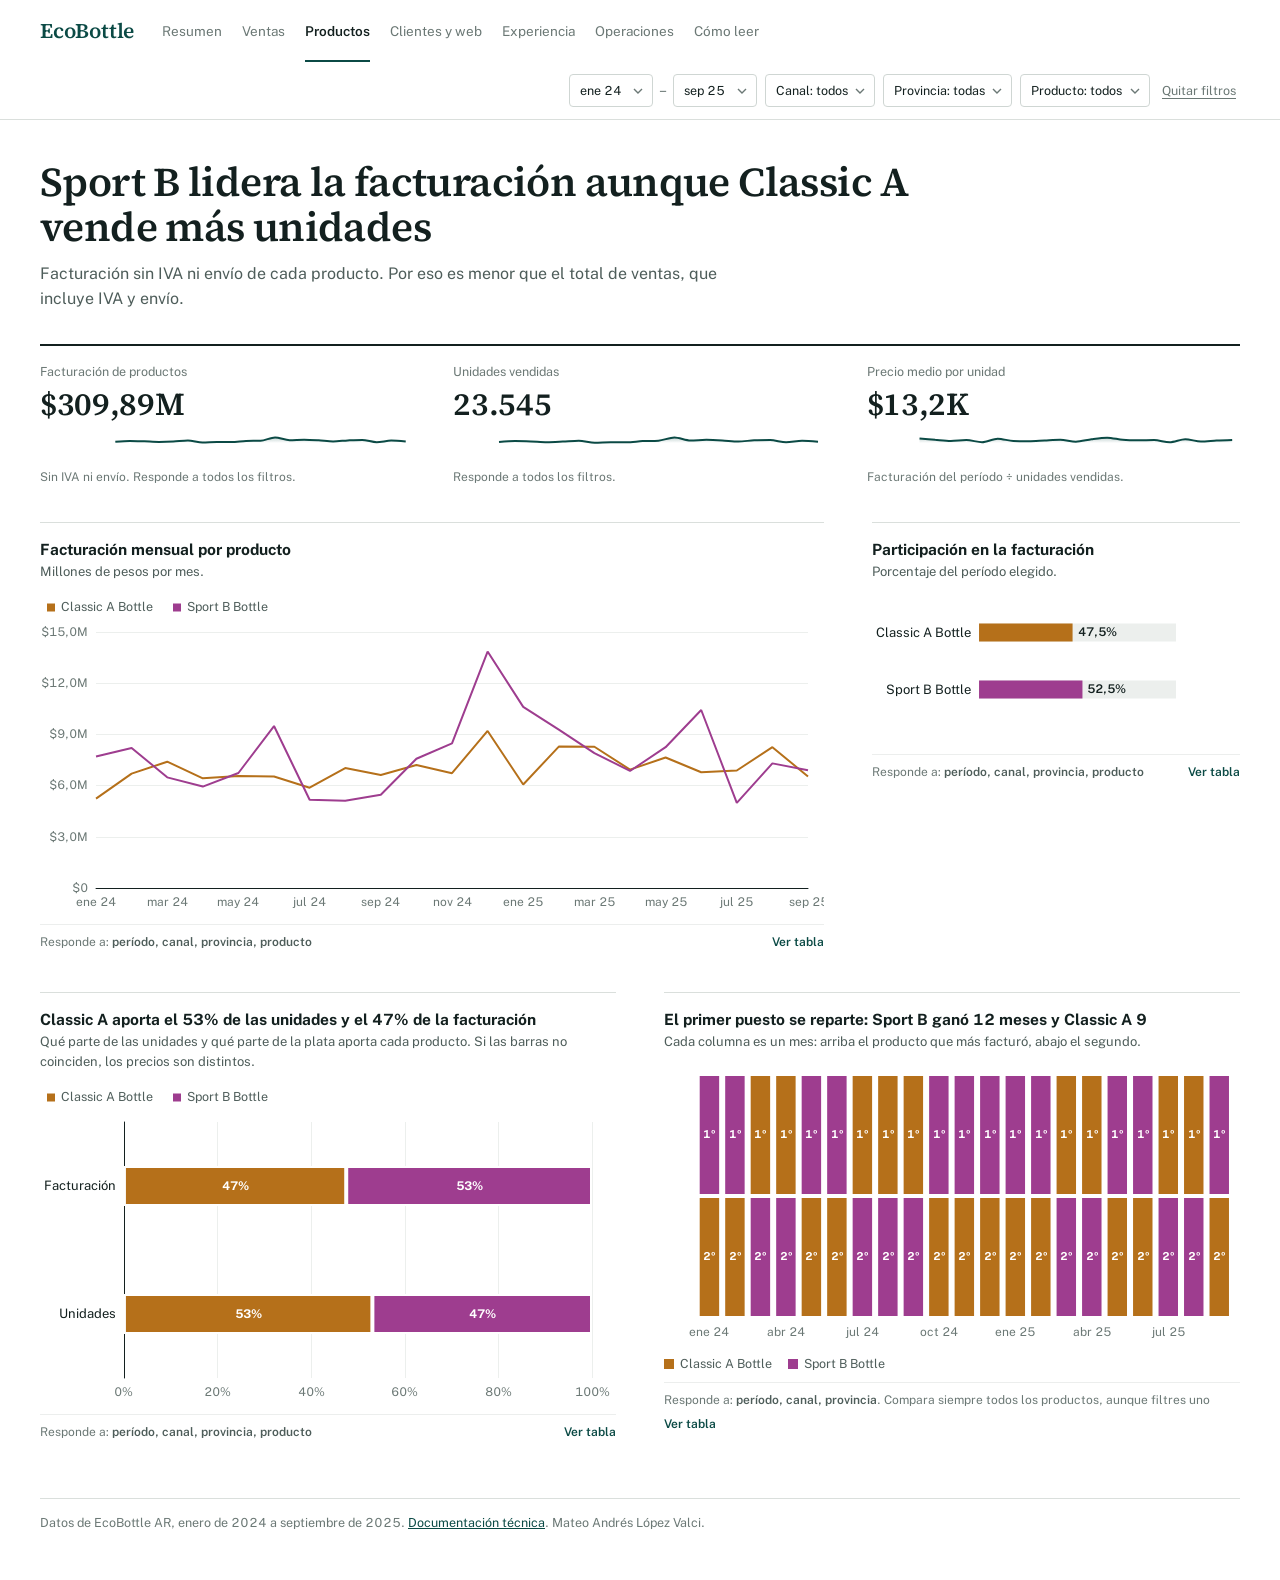
<file: web/productos.html>
<!doctype html>
<html lang="es">
<head>
  <meta charset="utf-8">
  <meta name="viewport" content="width=device-width, initial-scale=1">
  <title>Productos | EcoBottle AR</title>
  <meta name="description" content="Facturación, unidades y ranking mensual de los productos de EcoBottle AR.">
  <link rel="icon" href="data:image/svg+xml,%3Csvg xmlns='http://www.w3.org/2000/svg' viewBox='0 0 34 34'%3E%3Cpath d='M13 3h8v4l3 4.5V28a3 3 0 0 1-3 3h-8a3 3 0 0 1-3-3V11.5L13 7z' fill='%230B4A45'/%3E%3C/svg%3E">
  <link rel="stylesheet" href="assets/css/style.css">
</head>
<body>
<header id="barra" class="barra"></header>
<div id="filtros" class="filtros" role="region" aria-label="Filtros"></div>
<main id="contenido-pagina" class="pagina">

      <header class="encabezado">
        <h1 id="titular">Facturación y unidades por producto</h1>
        <p id="bajada">Facturación sin IVA ni envío de cada producto. Por eso es menor que el total de ventas, que incluye IVA y envío.</p>
      </header>

      <section class="kpis" aria-label="Indicadores de productos">
        <div class="tarjeta kpi" id="k-fact">
          <span class="kpi-nombre">Facturación de productos</span>
          <span class="kpi-valor">…</span>
          <div class="kpi-chispa" id="k-fact-chispa"></div>
          <span class="kpi-nota">Sin IVA ni envío. Responde a todos los filtros.</span>
        </div>
        <div class="tarjeta kpi" id="k-unid">
          <span class="kpi-nombre">Unidades vendidas</span>
          <span class="kpi-valor">…</span>
          <div class="kpi-chispa" id="k-unid-chispa"></div>
          <span class="kpi-nota">Responde a todos los filtros.</span>
        </div>
        <div class="tarjeta kpi" id="k-precio">
          <span class="kpi-nombre">Precio medio por unidad</span>
          <span class="kpi-valor">…</span>
          <div class="kpi-chispa" id="k-precio-chispa"></div>
          <span class="kpi-nota">Facturación del período ÷ unidades vendidas.</span>
        </div>
      </section>

      <div class="grilla">
        <article class="tarjeta ancho-8" data-aplica="mes canal provincia producto">
          <div class="tarjeta-cabeza"><div>
            <h2>Facturación mensual por producto</h2>
            <p class="bajada">Millones de pesos por mes.</p>
          </div></div>
          <div class="grafico" id="g-mensual" role="img" aria-label="Líneas de facturación mensual por producto"></div>
        </article>

        <article class="tarjeta ancho-4" data-aplica="mes canal provincia producto">
          <div class="tarjeta-cabeza"><div>
            <h2 id="t-share">Participación en la facturación</h2>
            <p class="bajada">Porcentaje del período elegido.</p>
          </div></div>
          <div class="grafico compacto" id="g-share" role="img" aria-label="Participación de cada producto en la facturación"></div>
        </article>

        <article class="tarjeta ancho-6" data-aplica="mes canal provincia producto">
          <div class="tarjeta-cabeza"><div>
            <h2 id="t-mix">Unidades contra facturación</h2>
            <p class="bajada">Qué parte de las unidades y qué parte de la plata aporta cada producto. Si las barras no coinciden, los precios son distintos.</p>
          </div></div>
          <div class="grafico" id="g-mix" role="img" aria-label="Barras 100% de unidades y facturación por producto"></div>
        </article>

        <article class="tarjeta ancho-6" data-aplica="mes canal provincia" data-fijo="Compara siempre todos los productos, aunque filtres uno">
          <div class="tarjeta-cabeza"><div>
            <h2 id="t-ranking">Ranking mensual por facturación</h2>
            <p class="bajada">Cada columna es un mes: arriba el producto que más facturó, abajo el segundo.</p>
          </div></div>
          <div class="grafico medio" id="g-ranking" role="img" aria-label="Ranking mensual de productos"></div>
          <div class="leyenda" id="ley-ranking"></div>
        </article>
      </div>
    </main>
<script src="assets/vendor/papaparse.min.js"></script>
<script src="assets/vendor/echarts.min.js"></script>
<script src="assets/js/core.js"></script>
<script src="assets/js/productos.js"></script>
</body>
</html>
</file>
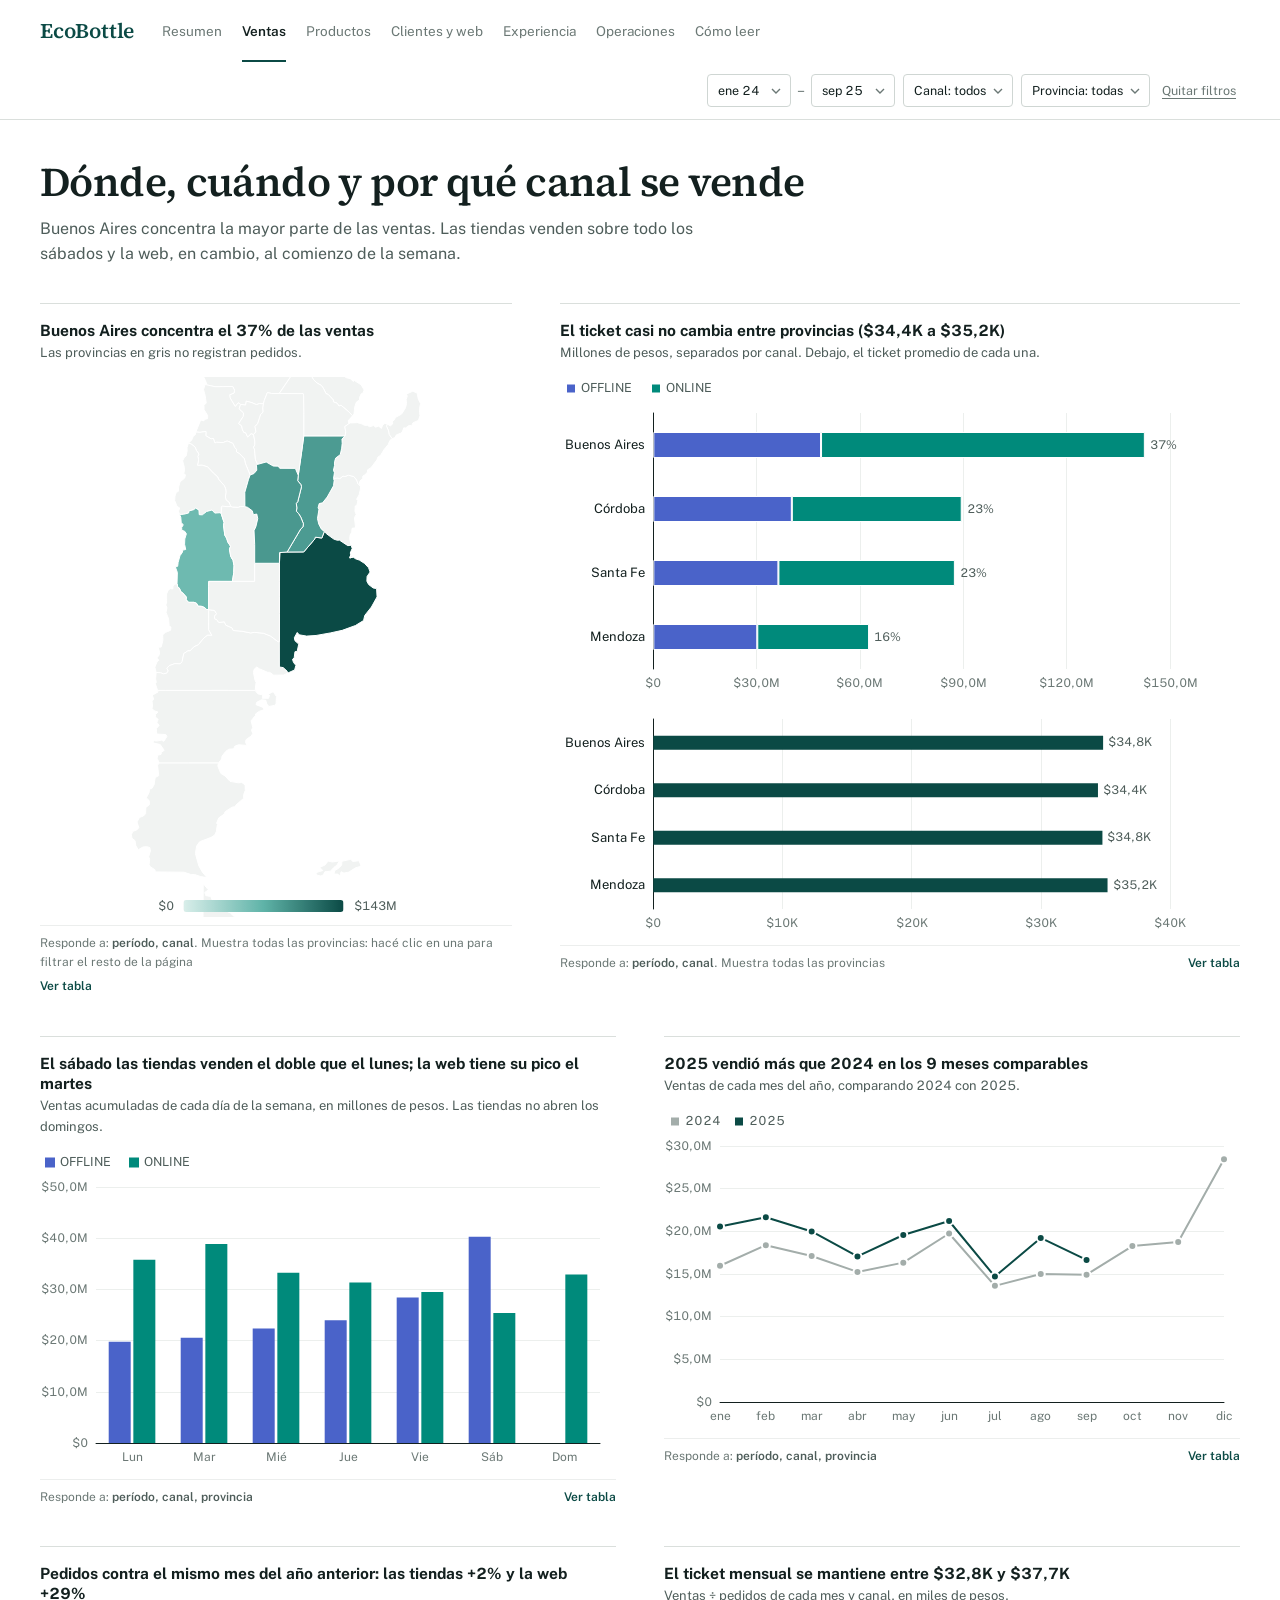
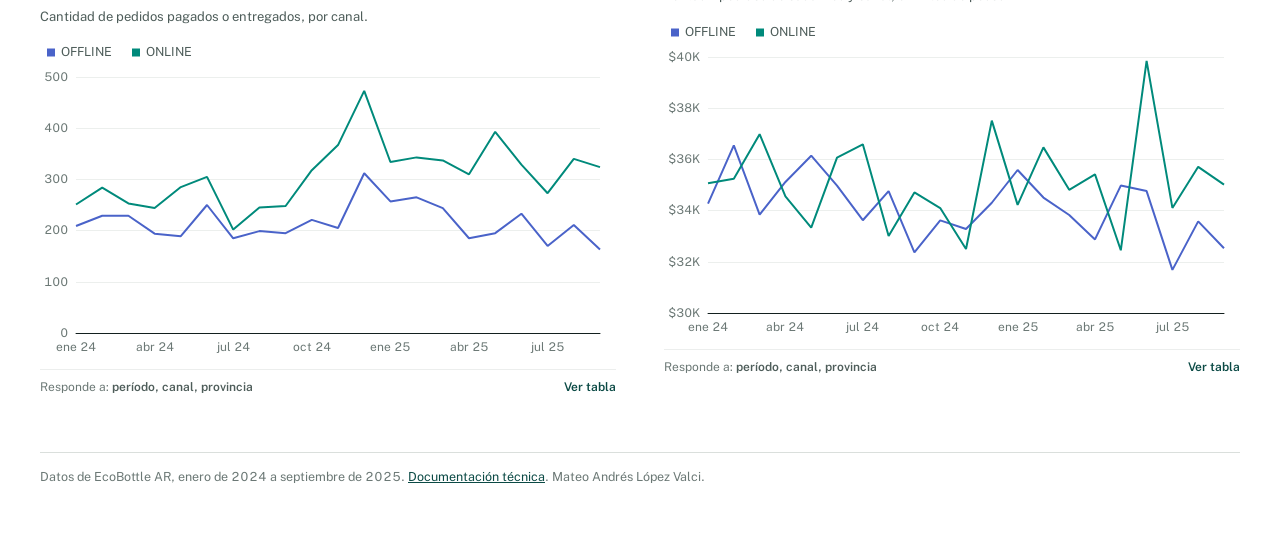
<file: web/ventas.html>
<!doctype html>
<html lang="es">
<head>
  <meta charset="utf-8">
  <meta name="viewport" content="width=device-width, initial-scale=1">
  <title>Ventas | EcoBottle AR</title>
  <meta name="description" content="Ventas por canal, provincia, día de la semana y estacionalidad.">
  <link rel="icon" href="data:image/svg+xml,%3Csvg xmlns='http://www.w3.org/2000/svg' viewBox='0 0 34 34'%3E%3Cpath d='M13 3h8v4l3 4.5V28a3 3 0 0 1-3 3h-8a3 3 0 0 1-3-3V11.5L13 7z' fill='%230B4A45'/%3E%3C/svg%3E">
  <link rel="stylesheet" href="assets/css/style.css">
</head>
<body>
<header id="barra" class="barra"></header>
<div id="filtros" class="filtros" role="region" aria-label="Filtros"></div>
<main id="contenido-pagina" class="pagina">

      <header class="encabezado">
        <h1>Dónde, cuándo y por qué canal se vende</h1>
        <p id="bajada">Buenos Aires concentra la mayor parte de las ventas. Las tiendas venden sobre todo los sábados y la web, en cambio, al comienzo de la semana.</p>
      </header>

      <div class="grilla">
        <article class="tarjeta ancho-5" data-aplica="mes canal" data-fijo="Muestra todas las provincias: hacé clic en una para filtrar el resto de la página">
          <div class="tarjeta-cabeza"><div>
            <h2 id="t-mapa">Ventas por provincia de destino</h2>
            <p class="bajada">Las provincias en gris no registran pedidos.</p>
          </div></div>
          <div class="grafico mapa" id="g-mapa" role="img" aria-label="Mapa de Argentina coloreado según las ventas de cada provincia"></div>
        </article>

        <article class="tarjeta ancho-7" data-aplica="mes canal" data-fijo="Muestra todas las provincias">
          <div class="tarjeta-cabeza"><div>
            <h2 id="t-provincias">Ventas y ticket por provincia</h2>
            <p class="bajada">Millones de pesos, separados por canal. Debajo, el ticket promedio de cada una.</p>
          </div></div>
          <div class="grafico" id="g-provincias" role="img" aria-label="Barras horizontales de ventas por provincia y canal"></div>
          <div class="grafico bajo" id="g-ticket-prov" role="img" aria-label="Ticket promedio por provincia"></div>
        </article>

        <article class="tarjeta ancho-6" data-aplica="mes canal provincia">
          <div class="tarjeta-cabeza"><div>
            <h2 id="t-dias">Ventas por día de la semana</h2>
            <p class="bajada">Ventas acumuladas de cada día de la semana, en millones de pesos. Las tiendas no abren los domingos.</p>
          </div></div>
          <div class="grafico" id="g-dias" role="img" aria-label="Barras agrupadas de ventas por día de la semana y canal"></div>
        </article>

        <article class="tarjeta ancho-6" data-aplica="mes canal provincia">
          <div class="tarjeta-cabeza"><div>
            <h2 id="t-estacion">Ventas de cada mes, año contra año</h2>
            <p class="bajada">Ventas de cada mes del año, comparando 2024 con 2025.</p>
          </div></div>
          <div class="grafico" id="g-estacion" role="img" aria-label="Líneas de ventas por mes del año, una por año"></div>
        </article>

        <article class="tarjeta ancho-6" data-aplica="mes canal provincia">
          <div class="tarjeta-cabeza"><div>
            <h2 id="t-pedidos">Pedidos vendidos por mes</h2>
            <p class="bajada">Cantidad de pedidos pagados o entregados, por canal.</p>
          </div></div>
          <div class="grafico" id="g-pedidos" role="img" aria-label="Líneas de pedidos mensuales por canal"></div>
        </article>

        <article class="tarjeta ancho-6" data-aplica="mes canal provincia">
          <div class="tarjeta-cabeza"><div>
            <h2 id="t-ticket">Ticket promedio por mes</h2>
            <p class="bajada">Ventas ÷ pedidos de cada mes y canal, en miles de pesos.</p>
          </div></div>
          <div class="grafico" id="g-ticket" role="img" aria-label="Líneas de ticket promedio mensual por canal"></div>
        </article>
      </div>
    </main>
<script src="assets/vendor/papaparse.min.js"></script>
<script src="assets/vendor/echarts.min.js"></script>
<script src="assets/js/core.js"></script>
<script src="assets/js/ventas.js"></script>
</body>
</html>
</file>
<file: web/assets/css/style.css>
/* =====================================================================
   EcoBottle AR, tablero comercial: estilos compartidos
   Identidad: fondo blanco, verde petróleo como color de marca, títulos y
   cifras con serifa (Source Serif 4) y texto en Public Sans.
   ===================================================================== */

@font-face { font-family: "Source Serif 4"; src: url("../fonts/source-serif-4-latin-600-normal.woff2") format("woff2"); font-weight: 600; font-display: swap; }
@font-face { font-family: "Public Sans"; src: url("../fonts/public-sans-latin-400-normal.woff2") format("woff2"); font-weight: 400; font-display: swap; }
@font-face { font-family: "Public Sans"; src: url("../fonts/public-sans-latin-600-normal.woff2") format("woff2"); font-weight: 600; font-display: swap; }
@font-face { font-family: "Public Sans"; src: url("../fonts/public-sans-latin-700-normal.woff2") format("woff2"); font-weight: 700; font-display: swap; }

:root {
  color-scheme: light;
  /* Superficies */
  --papel: #ffffff;
  --papel-2: #f5f6f4;
  --regla: #dadfdc;
  --regla-suave: #eceeed;
  /* Texto */
  --tinta: #13201f;
  --gris-texto: #4e5d5a;
  --tenue: #6b7875;
  /* Marca */
  --marca: #0b4a45;
  --marca-media: #008a7b;
  /* Estados */
  --sube: #2e7d4f;
  --baja: #b42318;
  /* Tipografía */
  --serif: "Source Serif 4", Georgia, "Times New Roman", serif;
  --texto: "Public Sans", "Segoe UI", system-ui, sans-serif;
  /* Medidas */
  --margen: 56px;
}

* { box-sizing: border-box; }
html, body { margin: 0; }

body {
  font-family: var(--texto);
  font-size: 14.5px;
  line-height: 1.55;
  color: var(--tinta);
  background: var(--papel);
  font-variant-numeric: tabular-nums;
}

a { color: var(--marca); }
a:focus-visible, button:focus-visible, select:focus-visible {
  outline: 2px solid var(--marca);
  outline-offset: 2px;
}

/* ---------------------------------------------------------------------
   Barra superior: marca, pestañas y filtros
   --------------------------------------------------------------------- */
.barra {
  position: sticky; top: 0; z-index: 20;
  display: flex; flex-wrap: wrap; align-items: center; gap: 0 28px;
  min-height: 64px;
  padding: 0 var(--margen);
  background: var(--papel);
  border-bottom: 1px solid var(--regla);
}
.marca {
  font-family: var(--serif); font-weight: 600; font-size: 21px;
  letter-spacing: -0.01em; color: var(--marca); text-decoration: none;
  white-space: nowrap; line-height: 62px;
}
.nav { display: flex; gap: 20px; align-self: stretch; min-height: 62px; }
.nav a {
  display: flex; align-items: center;
  color: var(--tenue); text-decoration: none; font-size: 13.5px; white-space: nowrap;
  border-bottom: 2px solid transparent; padding-top: 2px;
}
.nav a:hover { color: var(--tinta); }
.nav a[aria-current="page"] { color: var(--tinta); font-weight: 600; border-bottom-color: var(--marca); }

.filtros { margin-left: auto; display: flex; flex-wrap: wrap; align-items: center; gap: 8px; padding: 12px 0; }
/* Cuando los filtros no entran en la misma línea bajan a una segunda fila, alineados a la derecha */
.filtros:empty { display: none; }
.filtros select {
  appearance: none;
  font: inherit; font-size: 12.5px; color: var(--tinta);
  background: var(--papel) url("data:image/svg+xml,%3Csvg xmlns='http://www.w3.org/2000/svg' width='10' height='6' viewBox='0 0 10 6'%3E%3Cpath d='M1 1l4 4 4-4' fill='none' stroke='%236b7875' stroke-width='1.4'/%3E%3C/svg%3E") no-repeat right 9px center;
  border: 1px solid #cfd6d3; border-radius: 4px;
  padding: 6px 26px 6px 10px; cursor: pointer;
}
.filtros select:hover { border-color: var(--tenue); }
.filtro-periodo { display: inline-flex; align-items: center; gap: 6px; color: var(--tenue); }
.boton {
  font: inherit; font-size: 12.5px; color: var(--tenue);
  background: none; border: none; padding: 6px 4px; cursor: pointer; text-decoration: underline; text-underline-offset: 3px;
}
.boton:hover { color: var(--tinta); }

/* ---------------------------------------------------------------------
   Página
   --------------------------------------------------------------------- */
.pagina { padding: 40px var(--margen) 48px; max-width: 1400px; }

.encabezado { max-width: 920px; margin-bottom: 32px; }
.encabezado h1 {
  font-family: var(--serif); font-weight: 600;
  font-size: clamp(30px, 3.2vw, 42px); line-height: 1.1; letter-spacing: -0.015em;
  margin: 0 0 12px;
}
.encabezado p { margin: 0; color: var(--gris-texto); font-size: 16px; max-width: 70ch; }

/* ---------------------------------------------------------------------
   Indicadores (franja con regla superior, sin cajas)
   --------------------------------------------------------------------- */
.kpis {
  display: grid; grid-template-columns: repeat(auto-fit, minmax(170px, 1fr)); gap: 24px 40px;
  border-top: 2px solid var(--tinta); padding-top: 16px;
}
.tarjeta.kpi { border-top: 0; padding: 0; gap: 0; }
.kpi-nombre { font-size: 12.5px; color: var(--tenue); }
.kpi-valor {
  font-family: var(--serif); font-weight: 600; font-size: 32px;
  line-height: 1.1; letter-spacing: -0.01em; margin: 6px 0 2px;
}
.kpi-valor small { font-family: var(--texto); font-size: 0.42em; font-weight: 600; color: var(--tenue); margin-left: 4px; letter-spacing: 0; }
.kpi-delta { font-size: 12.5px; font-weight: 600; min-height: 0; }
.kpi-delta:empty { display: none; }
.kpi-delta.sube { color: var(--sube); }
.kpi-delta.baja { color: var(--baja); }
.kpi-delta.neutro { color: var(--tenue); }
.kpi-chispa { height: 30px; margin-top: 8px; }
.kpi-alt { font-size: 12.5px; color: var(--gris-texto); }
.kpi-alt:empty { display: none; }
.kpi-alt strong { color: var(--tinta); font-weight: 700; }
.kpi-nota { font-size: 12px; color: var(--tenue); margin-top: 6px; line-height: 1.45; }
.kpis-nota { font-size: 12.5px; color: var(--tenue); margin: 12px 0 0; }

/* ---------------------------------------------------------------------
   Grilla de gráficos: secciones separadas por reglas finas
   --------------------------------------------------------------------- */
.grilla { display: grid; grid-template-columns: repeat(12, minmax(0, 1fr)); gap: 40px 48px; margin-top: 36px; }
.ancho-12 { grid-column: span 12; }
.ancho-8 { grid-column: span 8; }
.ancho-7 { grid-column: span 7; }
.ancho-6 { grid-column: span 6; }
.ancho-5 { grid-column: span 5; }
.ancho-4 { grid-column: span 4; }
.ancho-3 { grid-column: span 3; }

.tarjeta { border-top: 1px solid var(--regla); padding-top: 16px; display: flex; flex-direction: column; min-width: 0; }
.tarjeta-cabeza { display: flex; justify-content: space-between; align-items: start; gap: 12px; margin-bottom: 4px; }
.tarjeta h2 { font-family: var(--texto); font-weight: 700; font-size: 15.5px; line-height: 1.3; margin: 0; }
.tarjeta .bajada { color: var(--gris-texto); font-size: 13px; margin: 3px 0 0; }

.grafico { width: 100%; height: 320px; margin-top: 10px; }
.grafico.alto { height: 420px; }
.grafico.medio { height: 280px; }
.grafico.bajo { height: 230px; }
.grafico.mapa { height: 540px; }
.grafico.compacto { height: 150px; }

.tarjeta-pie {
  display: flex; flex-wrap: wrap; justify-content: space-between; gap: 6px 16px;
  margin-top: 8px; padding-top: 8px; border-top: 1px solid var(--regla-suave);
  font-size: 12px; color: var(--tenue);
}
.aplica b { color: var(--gris-texto); font-weight: 600; }
.boton-tabla {
  font: inherit; font-size: 12px; font-weight: 600; color: var(--marca);
  background: none; border: none; padding: 0; cursor: pointer; white-space: nowrap;
}
.boton-tabla:hover { text-decoration: underline; text-underline-offset: 3px; }

.tabla-datos { margin-top: 10px; max-height: 280px; overflow: auto; border-top: 1px solid var(--regla); }
.tabla-datos table { width: 100%; border-collapse: collapse; font-size: 12.5px; }
.tabla-datos th, .tabla-datos td { padding: 6px 10px; text-align: right; border-bottom: 1px solid var(--regla-suave); white-space: nowrap; }
.tabla-datos th:first-child, .tabla-datos td:first-child { text-align: left; }
.tabla-datos th { position: sticky; top: 0; background: var(--papel); color: var(--tenue); font-weight: 600; }

/* ---------------------------------------------------------------------
   Hallazgos y textos
   --------------------------------------------------------------------- */
.seccion { font-family: var(--serif); font-weight: 600; font-size: 26px; letter-spacing: -0.01em; margin: 56px 0 4px; }
.seccion-bajada { color: var(--gris-texto); margin: 0; font-size: 14px; }
.seccion + .seccion-bajada + .grilla { margin-top: 20px; }

.tarjeta.hallazgo { border-top: 2px solid var(--tinta); gap: 6px; }
.hallazgo-cifra { font-family: var(--serif); font-weight: 600; font-size: 34px; line-height: 1.05; color: var(--marca); }
.hallazgo p { margin: 0; color: var(--gris-texto); font-size: 13.5px; }
.hallazgo a { font-weight: 600; font-size: 13px; text-decoration: none; margin-top: auto; padding-top: 6px; }
.hallazgo a:hover { text-decoration: underline; text-underline-offset: 3px; }

.nota { color: var(--gris-texto); font-size: 14px; }
.nota strong { color: var(--tinta); }

.leyenda { display: flex; flex-wrap: wrap; gap: 6px 16px; margin-top: 8px; font-size: 12.5px; color: var(--gris-texto); }
.leyenda i { display: inline-block; width: 10px; height: 10px; margin-right: 6px; vertical-align: -1px; }

.prosa { max-width: 72ch; }
.prosa h3 { font-family: var(--serif); font-weight: 600; font-size: 20px; margin: 24px 0 8px; }
.prosa p, .prosa li { color: var(--gris-texto); font-size: 14.5px; }
.prosa strong { color: var(--tinta); }
.prosa code, .tabla-simple code, .pie-pagina code { font-family: var(--texto); font-weight: 600; color: var(--marca); font-size: 0.95em; }
.tabla-simple { width: 100%; border-collapse: collapse; font-size: 13.5px; margin-top: 10px; }
.tabla-simple th, .tabla-simple td { text-align: left; padding: 9px 12px 9px 0; border-bottom: 1px solid var(--regla-suave); vertical-align: top; }
.tabla-simple th { color: var(--tenue); font-weight: 600; font-size: 12.5px; border-bottom-color: var(--regla); }
.si { color: var(--sube); font-weight: 700; }
.no { color: var(--tenue); }

.diagrama { width: 100%; height: auto; display: block; margin-top: 12px; }

.pie-pagina {
  margin-top: 56px; padding-top: 14px; border-top: 1px solid var(--regla);
  font-size: 12.5px; color: var(--tenue);
}

.error { color: var(--baja); padding: 16px 0; border-top: 2px solid var(--baja); margin-bottom: 24px; }

/* ---------------------------------------------------------------------
   Responsive
   --------------------------------------------------------------------- */
@media (max-width: 1480px) {
  :root { --margen: 40px; }
}
@media (max-width: 1180px) {
  .ancho-8, .ancho-7, .ancho-6, .ancho-5 { grid-column: span 12; }
  .ancho-4, .ancho-3 { grid-column: span 6; }
  .filtros { margin-left: 0; width: 100%; padding-top: 0; }
}
@media (max-width: 860px) {
  :root { --margen: 16px; }
  .barra { position: static; gap: 0 20px; }
  .marca { line-height: 1; padding: 16px 0 6px; }
  .nav { min-height: 0; }
  .nav { width: 100%; overflow-x: auto; gap: 18px; }
  .nav a { padding: 10px 0; }
  .pagina { padding-top: 28px; }
  .grilla { grid-template-columns: minmax(0, 1fr); gap: 32px; }
  .grilla > * { grid-column: auto; }
  .grafico { height: 280px; }
  .grafico.mapa { height: 420px; }
  .kpi-valor { font-size: 28px; }
}
@media (prefers-reduced-motion: reduce) {
  * { animation: none !important; transition: none !important; }
}
</file>
